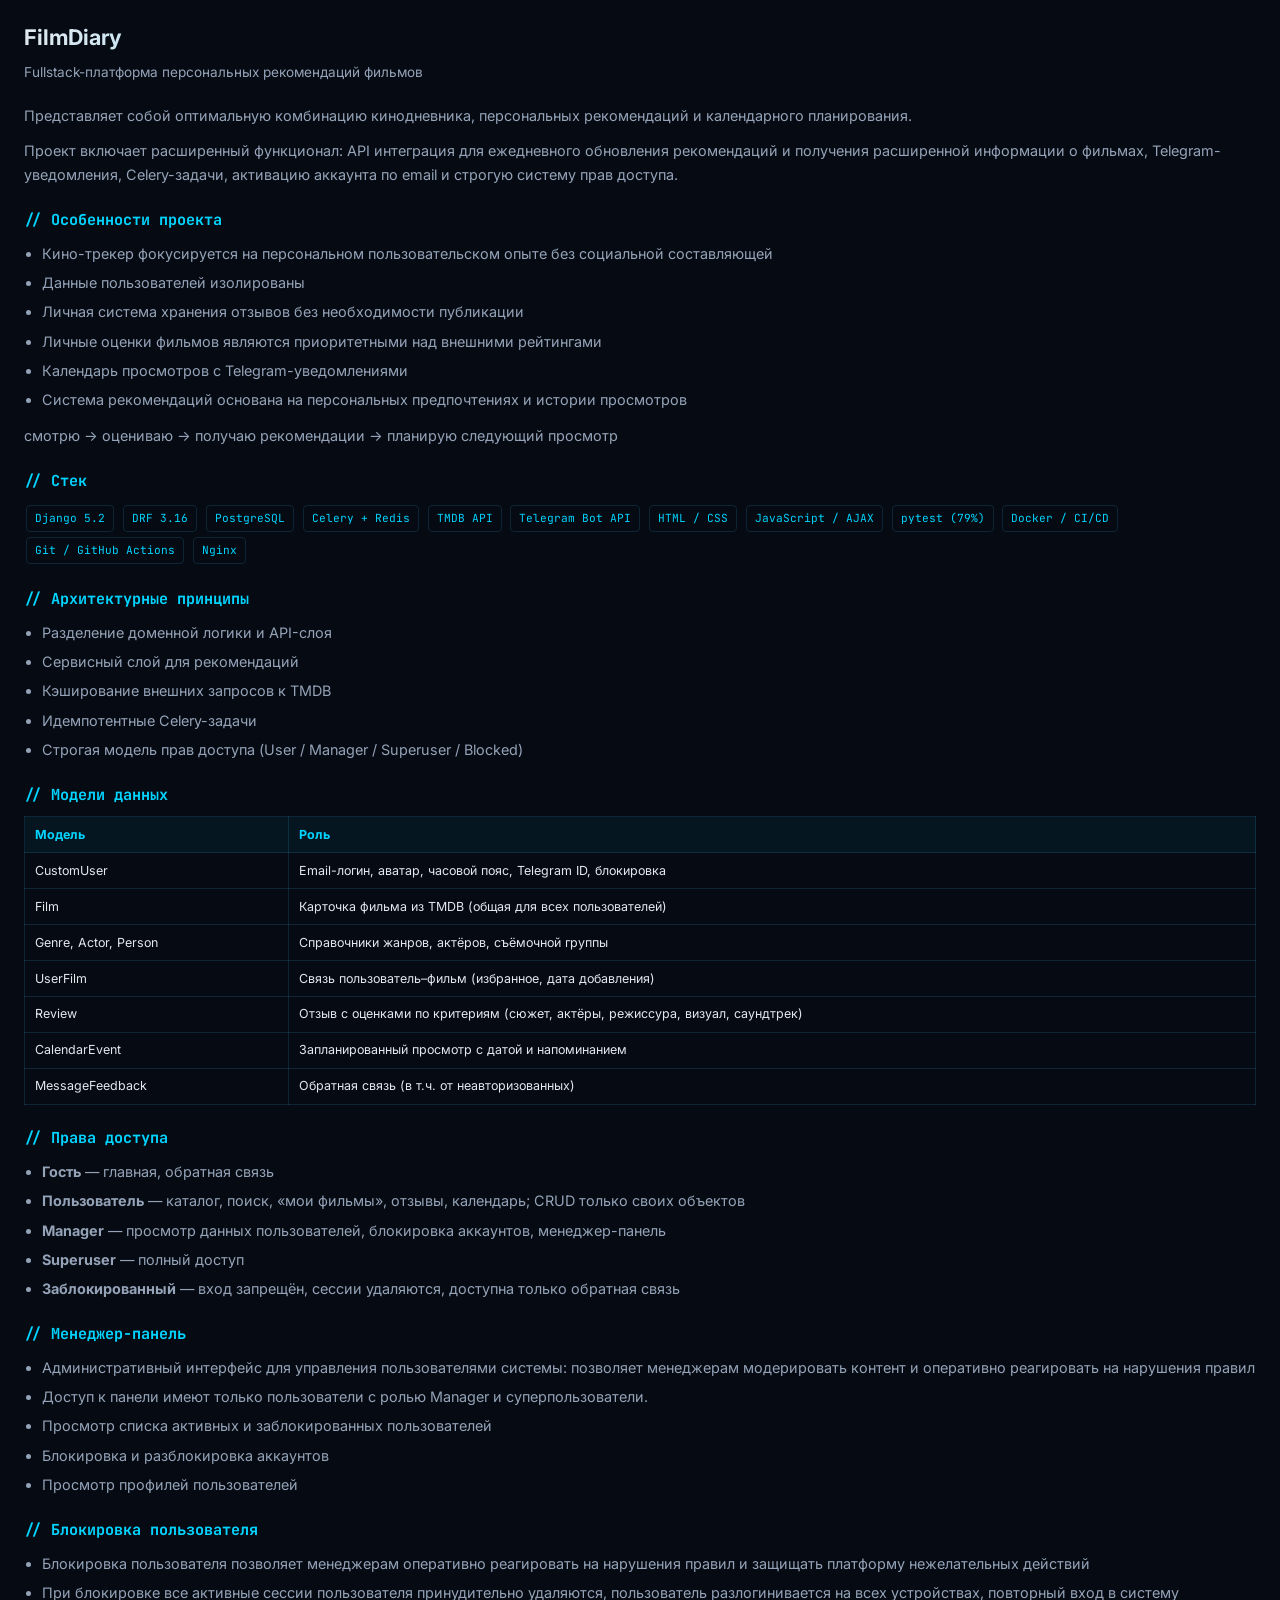
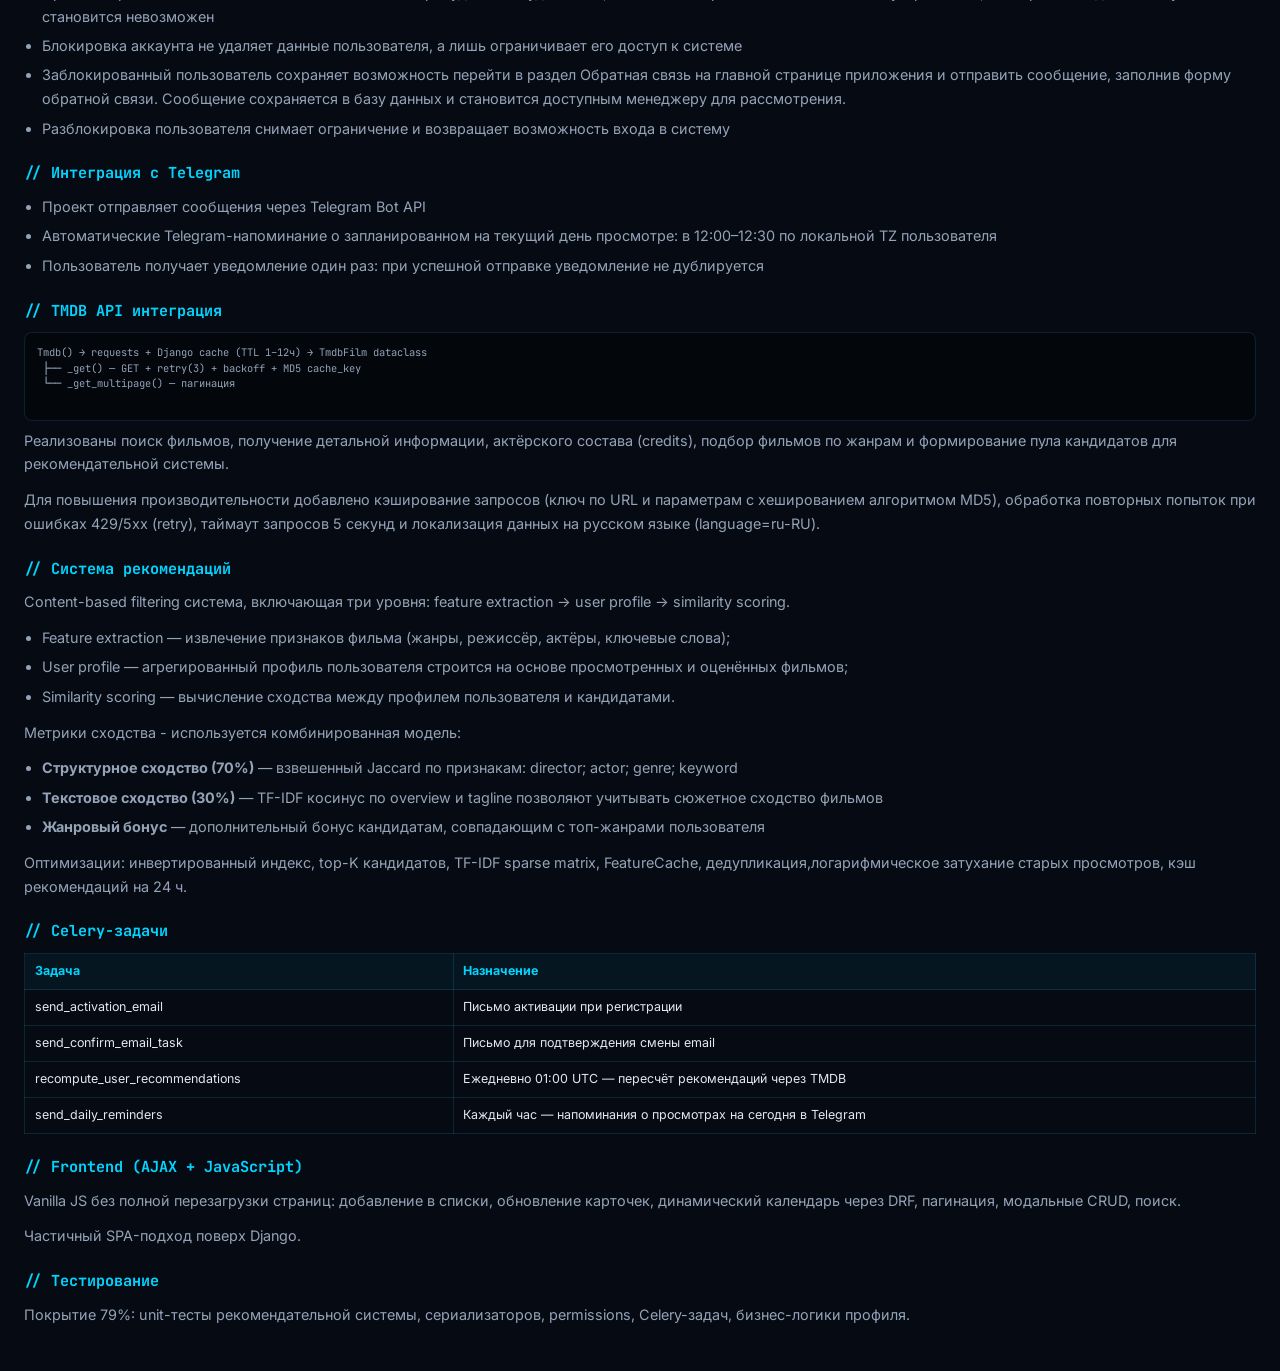
<file: static/projects/film-diary-overview.html>
<!DOCTYPE html>
<html lang="ru">
<head>
    <meta charset="UTF-8">
    <meta name="viewport" content="width=device-width, initial-scale=1.0">
    <title>FilmDiary — обзор</title>
    <link href="https://fonts.googleapis.com/css2?family=Inter:wght@400;500;600&family=JetBrains+Mono:wght@400;500&display=swap" rel="stylesheet">
    <style>
        :root { --bg: #060a12; --text: #e2e8f0; --muted: #94a3b8; --cyan: #00d4ff; --orange: #ff8c00; --border: rgba(56, 189, 248, 0.15); }
        * { box-sizing: border-box; margin: 0; padding: 0; }
        body { font-family: 'Inter', sans-serif; background: var(--bg); color: var(--text); line-height: 1.65; padding: 1.25rem 1.5rem 2rem; font-size: 0.9rem; }
        h1 { font-size: 1.35rem; margin-bottom: 0.35rem; background: linear-gradient(135deg, var(--text), var(--cyan)); -webkit-background-clip: text; -webkit-text-fill-color: transparent; }
        .subtitle { color: var(--muted); margin-bottom: 1.25rem; font-size: 0.85rem; }
        h2 { font-size: 0.95rem; color: var(--cyan); margin: 1.25rem 0 0.6rem; font-family: 'JetBrains Mono', monospace; }
        p { color: var(--muted); margin-bottom: 0.75rem; }
        ul { padding-left: 1.1rem; color: var(--muted); margin-bottom: 0.75rem; }
        li { margin-bottom: 0.35rem; }
        table { width: 100%; border-collapse: collapse; font-size: 0.78rem; margin: 0.5rem 0 1rem; }
        th, td { border: 1px solid var(--border); padding: 0.45rem 0.6rem; text-align: left; vertical-align: top; }
        th { color: var(--cyan); background: rgba(0, 212, 255, 0.06); }
        .tag { display: inline-block; font-family: 'JetBrains Mono', monospace; font-size: 0.7rem; padding: 0.2rem 0.5rem; margin: 0.15rem; border: 1px solid var(--border); border-radius: 4px; color: var(--cyan); }
        pre { font-family: 'JetBrains Mono', monospace; font-size: 0.65rem; background: rgba(0, 0, 0, 0.35); border: 1px solid var(--border); border-radius: 8px; padding: 0.75rem; overflow-x: auto; color: var(--muted); line-height: 1.5; margin: 0.5rem 0; }
    </style>
</head>
<body>
    <h1>FilmDiary</h1>
    <p class="subtitle">Fullstack-платформа персональных рекомендаций фильмов</p>

    <p>Представляет собой оптимальную комбинацию кинодневника, персональных рекомендаций и календарного планирования.</p>
    <p>Проект включает расширенный функционал: API интеграция для ежедневного обновления рекомендаций и получения расширенной информации о фильмах, Telegram-уведомления, Celery-задачи, активацию аккаунта по email и строгую систему прав доступа.</p>

    <h2>// Особенности проекта</h2>
    <ul>
        <li>Кино-трекер фокусируется на персональном пользовательском опыте без социальной составляющей</li>
        <li>Данные пользователей изолированы</li>
        <li>Личная система хранения отзывов без необходимости публикации</li>
        <li>Личные оценки фильмов являются приоритетными над внешними рейтингами</li>
        <li>Календарь просмотров с Telegram-уведомлениями</li>
        <li>Система рекомендаций основана на персональных предпочтениях и истории просмотров</li>
    </ul>

    <p>смотрю → оцениваю → получаю рекомендации → планирую следующий просмотр</p>

    <h2>// Стек</h2>
    <div>
        <span class="tag">Django 5.2</span>
        <span class="tag">DRF 3.16</span>
        <span class="tag">PostgreSQL</span>
        <span class="tag">Celery + Redis</span>
        <span class="tag">TMDB API</span>
        <span class="tag">Telegram Bot API</span>
        <span class="tag">HTML / CSS</span>
        <span class="tag">JavaScript / AJAX</span>
        <span class="tag">pytest (79%)</span>
        <span class="tag">Docker / CI/CD</span>
        <span class="tag">Git / GitHub Actions</span>
        <span class="tag">Nginx</span>
    </div>

    <h2>// Архитектурные принципы</h2>
    <ul>
        <li>Разделение доменной логики и API-слоя</li>
        <li>Сервисный слой для рекомендаций</li>
        <li>Кэширование внешних запросов к TMDB</li>
        <li>Идемпотентные Celery-задачи</li>
        <li>Строгая модель прав доступа (User / Manager / Superuser / Blocked)</li>
    </ul>

    <h2>// Модели данных</h2>
    <table>
        <tr><th>Модель</th><th>Роль</th></tr>
        <tr><td>CustomUser</td><td>Email-логин, аватар, часовой пояс, Telegram ID, блокировка</td></tr>
        <tr><td>Film</td><td>Карточка фильма из TMDB (общая для всех пользователей)</td></tr>
        <tr><td>Genre, Actor, Person</td><td>Справочники жанров, актёров, съёмочной группы</td></tr>
        <tr><td>UserFilm</td><td>Связь пользователь–фильм (избранное, дата добавления)</td></tr>
        <tr><td>Review</td><td>Отзыв с оценками по критериям (сюжет, актёры, режиссура, визуал, саундтрек)</td></tr>
        <tr><td>CalendarEvent</td><td>Запланированный просмотр с датой и напоминанием</td></tr>
        <tr><td>MessageFeedback</td><td>Обратная связь (в т.ч. от неавторизованных)</td></tr>
    </table>

    <h2>// Права доступа</h2>
    <ul>
        <li><strong>Гость</strong> — главная, обратная связь</li>
        <li><strong>Пользователь</strong> — каталог, поиск, «мои фильмы», отзывы, календарь; CRUD только своих объектов</li>
        <li><strong>Manager</strong> — просмотр данных пользователей, блокировка аккаунтов, менеджер-панель</li>
        <li><strong>Superuser</strong> — полный доступ</li>
        <li><strong>Заблокированный</strong> — вход запрещён, сессии удаляются, доступна только обратная связь</li>
    </ul>

    <h2>// Менеджер-панель</h2>
    <ul>
        <li>Административный интерфейс для управления пользователями системы: позволяет менеджерам модерировать контент и оперативно реагировать на нарушения правил</li>
        <li>Доступ к панели имеют только пользователи с ролью Manager и суперпользователи.</li>
        <li>Просмотр списка активных и заблокированных пользователей</li>
        <li>Блокировка и разблокировка аккаунтов</li>
        <li>Просмотр профилей пользователей</li>
    </ul>

    <h2>// Блокировка пользователя</h2>
    <ul>
        <li>Блокировка пользователя позволяет менеджерам оперативно реагировать на нарушения правил и защищать платформу нежелательных действий</li>
        <li>При блокировке все активные сессии пользователя принудительно удаляются, пользователь разлогинивается на всех устройствах, повторный вход в систему становится невозможен</li>
        <li>Блокировка аккаунта не удаляет данные пользователя, а лишь ограничивает его доступ к системе</li>
        <li>Заблокированный пользователь сохраняет возможность перейти в раздел Обратная связь на главной странице приложения и отправить сообщение, заполнив форму обратной связи. Сообщение сохраняется в базу данных и становится доступным менеджеру для рассмотрения.</li>
        <li>Разблокировка пользователя снимает ограничение и возвращает возможность входа в систему</li>
    </ul>

    <h2>// Интеграция с Telegram</h2>
    <ul>
        <li>Проект отправляет сообщения через Telegram Bot API</li>
        <li>Автоматические Telegram-напоминание о запланированном на текущий день просмотре: в 12:00–12:30 по локальной TZ пользователя</li>
        <li>Пользователь получает уведомление один раз: при успешной отправке уведомление не дублируется</li>
    </ul>

    <h2>// TMDB API интеграция</h2>
    <pre>
Tmdb() → requests + Django cache (TTL 1–12ч) → TmdbFilm dataclass
 ├── _get() — GET + retry(3) + backoff + MD5 cache_key
 └── _get_multipage() — пагинация
    </pre>
    <p>Реализованы поиск фильмов, получение детальной информации, актёрского состава (credits), подбор фильмов по жанрам и формирование пула кандидатов для рекомендательной системы.</p>
    <p>Для повышения производительности добавлено кэширование запросов (ключ по URL и параметрам с хешированием алгоритмом MD5), обработка повторных попыток при ошибках 429/5xx (retry), таймаут запросов 5 секунд и локализация данных на русском языке (language=ru-RU).</p>

    <h2>// Система рекомендаций</h2>
    <p>Content-based filtering система, включающая три уровня: feature extraction → user profile → similarity scoring.</p>
    <ul>
        <li>Feature extraction — извлечение признаков фильма (жанры, режиссёр, актёры, ключевые слова);</li>
        <li>User profile — агрегированный профиль пользователя строится на основе просмотренных и оценённых фильмов;</li>
        <li>Similarity scoring — вычисление сходства между профилем пользователя и кандидатами.</li>
    </ul>
    
    <p>Метрики сходства - используется комбинированная модель:</p>
    <ul>
        <li><strong>Структурное сходство (70%)</strong> — взвешенный Jaccard по признакам: director; actor; genre; keyword</li>
        <li><strong>Текстовое сходство (30%)</strong> — TF-IDF косинус по overview и tagline позволяют учитывать сюжетное сходство фильмов</li>
        <li><strong>Жанровый бонус</strong> — дополнительный бонус кандидатам, совпадающим с топ-жанрами пользователя</li>
    </ul>
    <p>Оптимизации: инвертированный индекс, top-K кандидатов, TF-IDF sparse matrix, FeatureCache, дедупликация,логарифмическое затухание старых просмотров, кэш рекомендаций на 24 ч.</p>

    <h2>// Celery-задачи</h2>
    <table>
        <tr><th>Задача</th><th>Назначение</th></tr>
        <tr><td>send_activation_email</td><td>Письмо активации при регистрации</td></tr>
        <tr><td>send_confirm_email_task</td><td>Письмо для подтверждения смены email</td></tr>
        <tr><td>recompute_user_recommendations</td><td>Ежедневно 01:00 UTC — пересчёт рекомендаций через TMDB</td></tr>
        <tr><td>send_daily_reminders</td><td>Каждый час — напоминания о просмотрах на сегодня в Telegram</td></tr>
    </table>

    <h2>// Frontend (AJAX + JavaScript)</h2>
    <p>Vanilla JS без полной перезагрузки страниц: добавление в списки, обновление карточек, динамический календарь через DRF, пагинация, модальные CRUD, поиск.</p>
    <p>Частичный SPA-подход поверх Django.</p>

    <h2>// Тестирование</h2>
    <p>Покрытие 79%: unit-тесты рекомендательной системы, сериализаторов, permissions, Celery-задач, бизнес-логики профиля.</p>
</body>
</html>
</file>
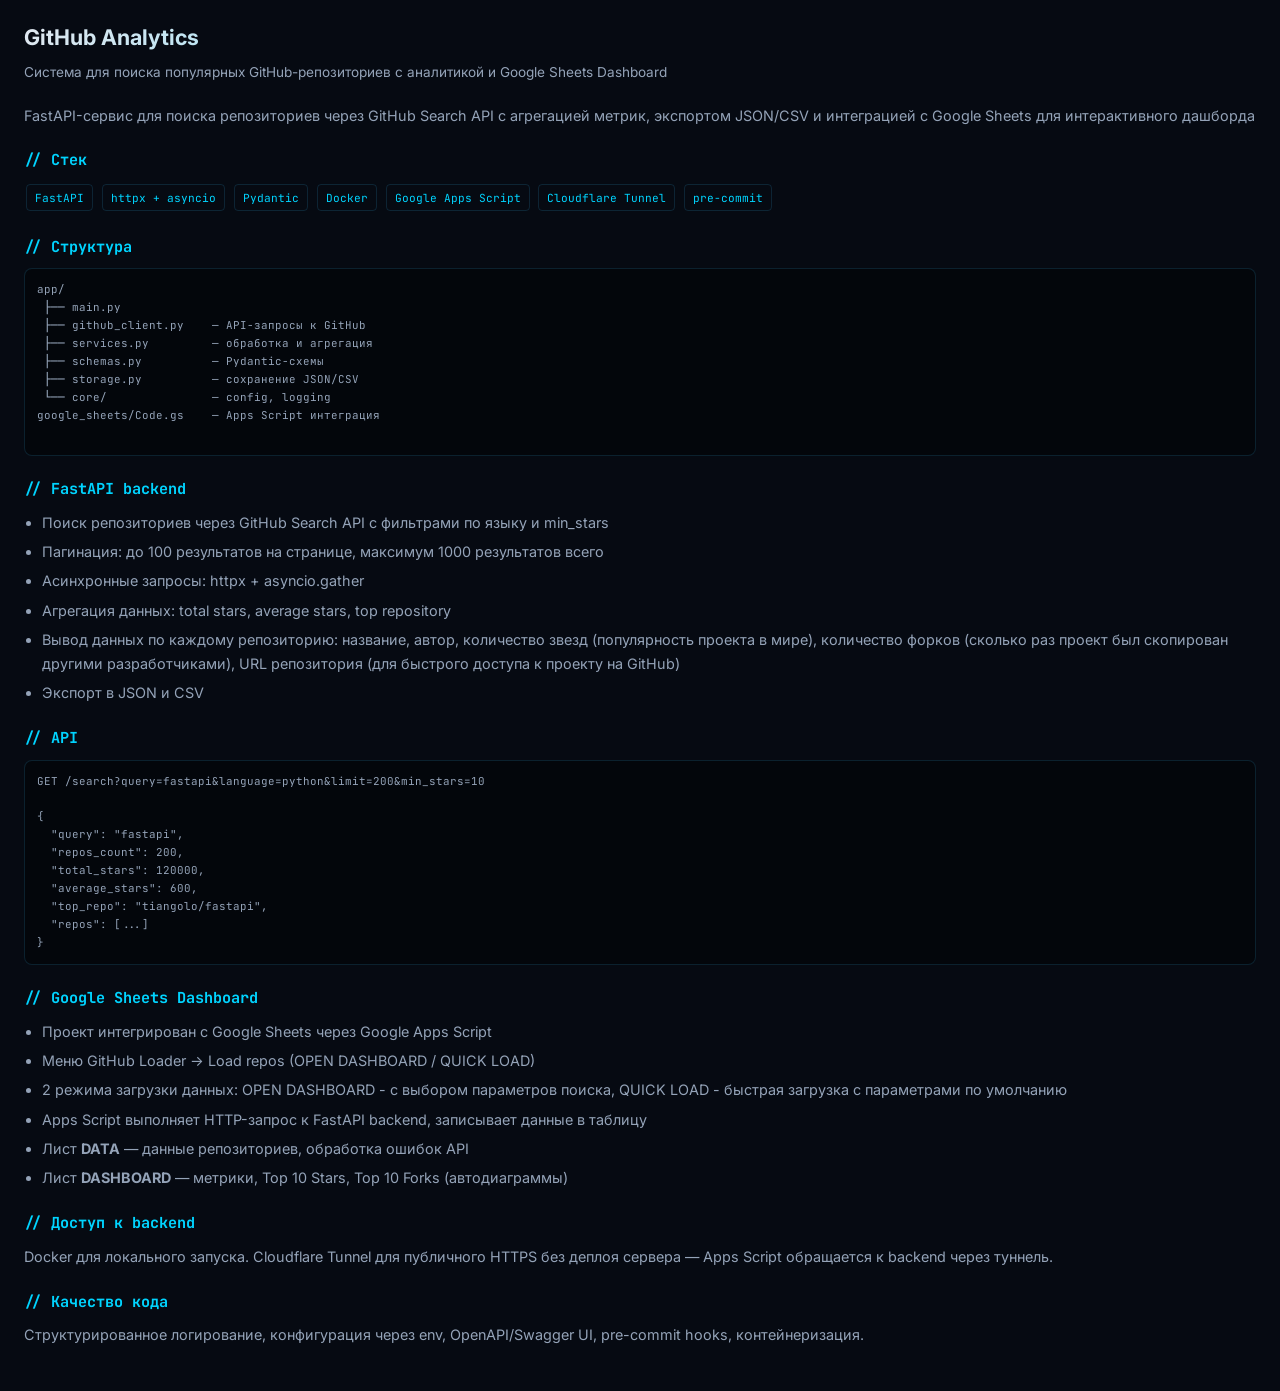
<file: static/projects/github-analytics-overview.html>
<!DOCTYPE html>
<html lang="ru">
<head>
    <meta charset="UTF-8">
    <meta name="viewport" content="width=device-width, initial-scale=1.0">
    <title>GitHub Analytics — обзор</title>
    <link href="https://fonts.googleapis.com/css2?family=Inter:wght@400;500;600&family=JetBrains+Mono:wght@400;500&display=swap" rel="stylesheet">
    <style>
        :root { --bg: #060a12; --text: #e2e8f0; --muted: #94a3b8; --cyan: #00d4ff; --orange: #ff8c00; --border: rgba(56, 189, 248, 0.15); }
        * { box-sizing: border-box; margin: 0; padding: 0; }
        body { font-family: 'Inter', sans-serif; background: var(--bg); color: var(--text); line-height: 1.65; padding: 1.25rem 1.5rem 2rem; font-size: 0.9rem; }
        h1 { font-size: 1.35rem; margin-bottom: 0.35rem; background: linear-gradient(135deg, var(--text), var(--cyan)); -webkit-background-clip: text; -webkit-text-fill-color: transparent; }
        .subtitle { color: var(--muted); margin-bottom: 1.25rem; font-size: 0.85rem; }
        h2 { font-size: 0.95rem; color: var(--cyan); margin: 1.25rem 0 0.6rem; font-family: 'JetBrains Mono', monospace; }
        p { color: var(--muted); margin-bottom: 0.75rem; }
        ul { padding-left: 1.1rem; color: var(--muted); margin-bottom: 0.75rem; }
        li { margin-bottom: 0.35rem; }
        table { width: 100%; border-collapse: collapse; font-size: 0.78rem; margin: 0.5rem 0 1rem; }
        th, td { border: 1px solid var(--border); padding: 0.45rem 0.6rem; text-align: left; vertical-align: top; }
        th { color: var(--cyan); background: rgba(0, 212, 255, 0.06); }
        .tag { display: inline-block; font-family: 'JetBrains Mono', monospace; font-size: 0.7rem; padding: 0.2rem 0.5rem; margin: 0.15rem; border: 1px solid var(--border); border-radius: 4px; color: var(--cyan); }
        pre { font-family: 'JetBrains Mono', monospace; font-size: 0.68rem; background: rgba(0, 0, 0, 0.35); border: 1px solid var(--border); border-radius: 8px; padding: 0.75rem; color: var(--muted); margin: 0.5rem 0; }
    </style>
</head>
<body>
    <h1>GitHub Analytics</h1>
    <p class="subtitle">Система для поиска популярных GitHub-репозиториев с аналитикой и Google Sheets Dashboard</p>

    <p>FastAPI-сервис для поиска репозиториев через GitHub Search API с агрегацией метрик, экспортом JSON/CSV и интеграцией с Google Sheets для интерактивного дашборда</p>

    <h2>// Стек</h2>
    <div>
        <span class="tag">FastAPI</span>
        <span class="tag">httpx + asyncio</span>
        <span class="tag">Pydantic</span>
        <span class="tag">Docker</span>
        <span class="tag">Google Apps Script</span>
        <span class="tag">Cloudflare Tunnel</span>
        <span class="tag">pre-commit</span>
    </div>

    <h2>// Структура</h2>
    <pre>
app/
 ├── main.py
 ├── github_client.py    — API-запросы к GitHub
 ├── services.py         — обработка и агрегация
 ├── schemas.py          — Pydantic-схемы
 ├── storage.py          — сохранение JSON/CSV
 └── core/               — config, logging
google_sheets/Code.gs    — Apps Script интеграция
    </pre>

    <h2>// FastAPI backend</h2>
    <ul>
        <li>Поиск репозиториев через GitHub Search API с фильтрами по языку и min_stars</li>
        <li>Пагинация: до 100 результатов на странице, максимум 1000 результатов всего</li>
        <li>Асинхронные запросы: httpx + asyncio.gather</li>
        <li>Агрегация данных: total stars, average stars, top repository</li>
        <li>Вывод данных по каждому репозиторию: название, автор, количество звезд (популярность проекта в мире), количество форков (сколько раз проект был скопирован другими разработчиками), URL репозитория (для быстрого доступа к проекту на GitHub)</li>
        <li>Экспорт в JSON и CSV</li>
    </ul>

    <h2>// API</h2>
    <pre>GET /search?query=fastapi&language=python&limit=200&min_stars=10

{
  "query": "fastapi",
  "repos_count": 200,
  "total_stars": 120000,
  "average_stars": 600,
  "top_repo": "tiangolo/fastapi",
  "repos": [...]
}</pre>

    <h2>// Google Sheets Dashboard</h2>
    <ul>
        <li>Проект интегрирован с Google Sheets через Google Apps Script</li>
        <li>Меню GitHub Loader → Load repos (OPEN DASHBOARD / QUICK LOAD)</li>
        <li>2 режима загрузки данных: OPEN DASHBOARD - с выбором параметров поиска, QUICK LOAD - быстрая загрузка с параметрами по умолчанию</li>
        <li>Apps Script выполняет HTTP-запрос к FastAPI backend, записывает данные в таблицу</li>
        <li>Лист <strong>DATA</strong> — данные репозиториев, обработка ошибок API</li>
        <li>Лист <strong>DASHBOARD</strong> — метрики, Top 10 Stars, Top 10 Forks (автодиаграммы)</li>
    </ul>

    <h2>// Доступ к backend</h2>
    <p>Docker для локального запуска. Cloudflare Tunnel для публичного HTTPS без деплоя сервера — Apps Script обращается к backend через туннель.</p>

    <h2>// Качество кода</h2>
    <p>Структурированное логирование, конфигурация через env, OpenAPI/Swagger UI, pre-commit hooks, контейнеризация.</p>
</body>
</html>
</file>
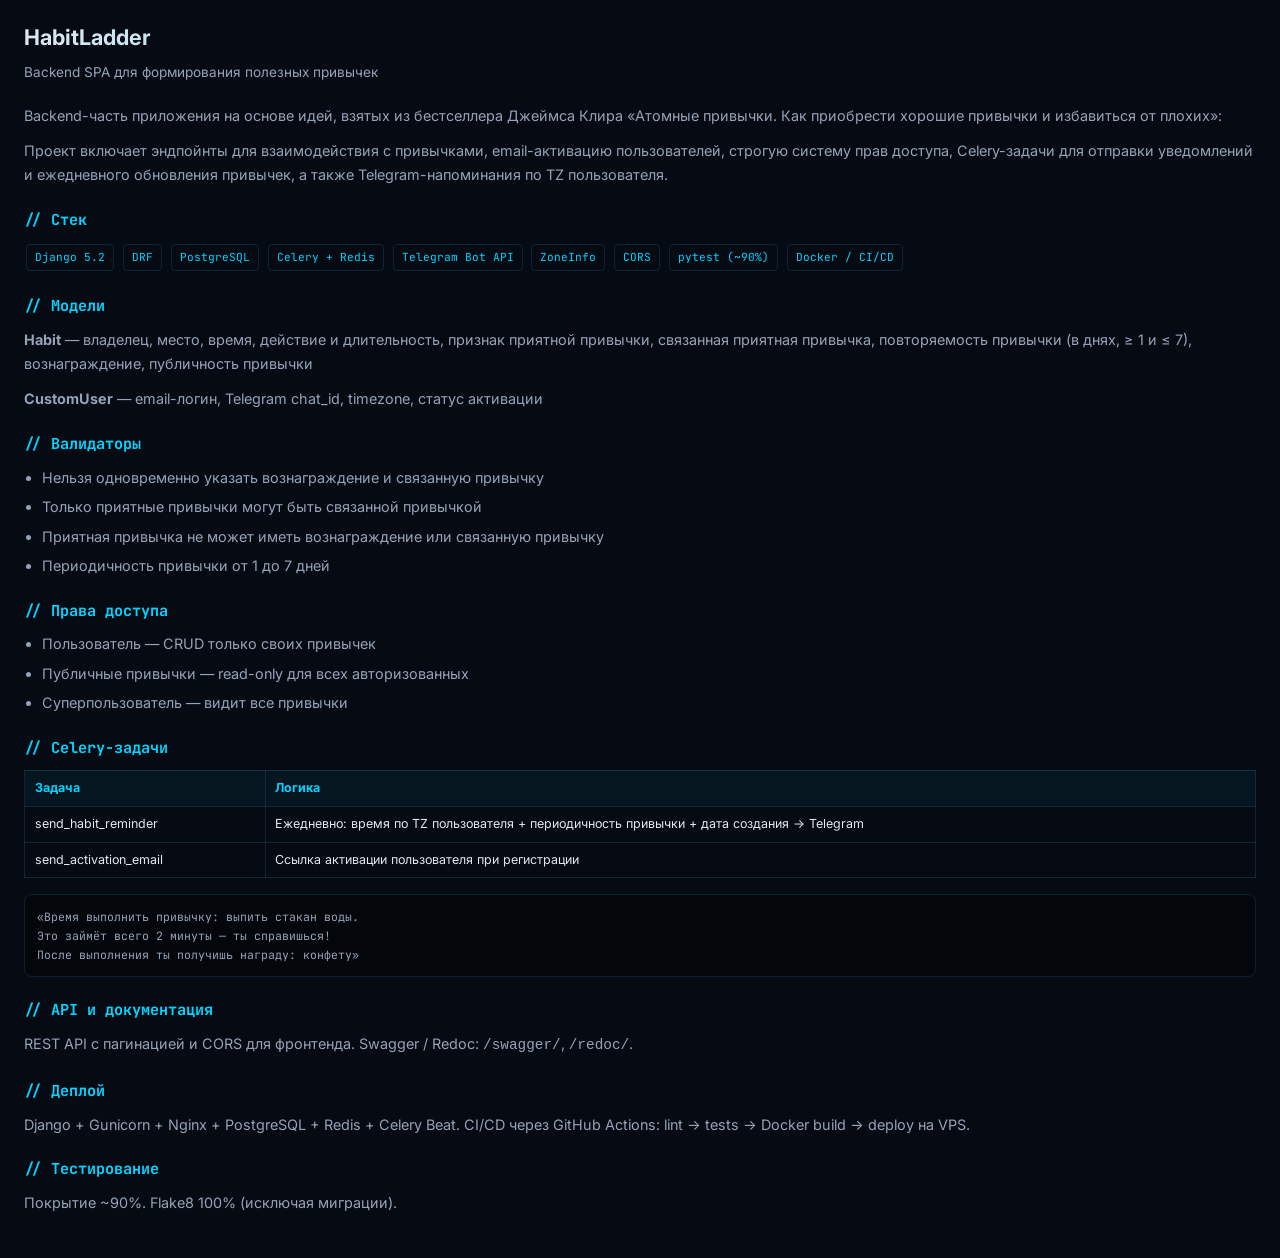
<file: static/projects/habit-ladder-overview.html>
<!DOCTYPE html>
<html lang="ru">
<head>
    <meta charset="UTF-8">
    <meta name="viewport" content="width=device-width, initial-scale=1.0">
    <title>HabitLadder — обзор</title>
    <link href="https://fonts.googleapis.com/css2?family=Inter:wght@400;500;600&family=JetBrains+Mono:wght@400;500&display=swap" rel="stylesheet">
    <style>
        :root { --bg: #060a12; --text: #e2e8f0; --muted: #94a3b8; --cyan: #00d4ff; --orange: #ff8c00; --border: rgba(56, 189, 248, 0.15); }
        * { box-sizing: border-box; margin: 0; padding: 0; }
        body { font-family: 'Inter', sans-serif; background: var(--bg); color: var(--text); line-height: 1.65; padding: 1.25rem 1.5rem 2rem; font-size: 0.9rem; }
        h1 { font-size: 1.35rem; margin-bottom: 0.35rem; background: linear-gradient(135deg, var(--text), var(--cyan)); -webkit-background-clip: text; -webkit-text-fill-color: transparent; }
        .subtitle { color: var(--muted); margin-bottom: 1.25rem; font-size: 0.85rem; }
        h2 { font-size: 0.95rem; color: var(--cyan); margin: 1.25rem 0 0.6rem; font-family: 'JetBrains Mono', monospace; }
        p { color: var(--muted); margin-bottom: 0.75rem; }
        ul { padding-left: 1.1rem; color: var(--muted); margin-bottom: 0.75rem; }
        li { margin-bottom: 0.35rem; }
        table { width: 100%; border-collapse: collapse; font-size: 0.78rem; margin: 0.5rem 0 1rem; }
        th, td { border: 1px solid var(--border); padding: 0.45rem 0.6rem; text-align: left; vertical-align: top; }
        th { color: var(--cyan); background: rgba(0, 212, 255, 0.06); }
        .tag { display: inline-block; font-family: 'JetBrains Mono', monospace; font-size: 0.7rem; padding: 0.2rem 0.5rem; margin: 0.15rem; border: 1px solid var(--border); border-radius: 4px; color: var(--cyan); }
        pre { font-family: 'JetBrains Mono', monospace; font-size: 0.72rem; background: rgba(0, 0, 0, 0.35); border: 1px solid var(--border); border-radius: 8px; padding: 0.75rem; color: var(--muted); margin: 0.5rem 0; }
    </style>
</head>
<body>
    <h1>HabitLadder</h1>
    <p class="subtitle">Backend SPA для формирования полезных привычек</p>

    <p>Backend-часть приложения на основе идей, взятых из бестселлера Джеймса Клира «Атомные привычки. Как приобрести хорошие привычки и избавиться от плохих»:</p>
    <p>Проект включает эндпойнты для взаимодействия с привычками, email-активацию пользователей, строгую систему прав доступа, Celery-задачи для отправки уведомлений и ежедневного обновления привычек, а также Telegram-напоминания по TZ пользователя.</p>

    <h2>// Стек</h2>
    <div>
        <span class="tag">Django 5.2</span>
        <span class="tag">DRF</span>
        <span class="tag">PostgreSQL</span>
        <span class="tag">Celery + Redis</span>
        <span class="tag">Telegram Bot API</span>
        <span class="tag">ZoneInfo</span>
        <span class="tag">CORS</span>
        <span class="tag">pytest (~90%)</span>
        <span class="tag">Docker / CI/CD</span>
    </div>

    <h2>// Модели</h2>
    <p><strong>Habit</strong> — владелец, место, время, действие и длительность, признак приятной привычки, связанная приятная привычка, повторяемость привычки (в днях, ≥ 1 и ≤ 7), вознаграждение, публичность привычки</p>
    <p><strong>CustomUser</strong> — email-логин, Telegram chat_id, timezone, статус активации</p>

    <h2>// Валидаторы</h2>
    <ul>
        <li>Нельзя одновременно указать вознаграждение и связанную привычку</li>
        <li>Только приятные привычки могут быть связанной привычкой</li>
        <li>Приятная привычка не может иметь вознаграждение или связанную привычку</li>
        <li>Периодичность привычки от 1 до 7 дней</li>
    </ul>

    <h2>// Права доступа</h2>
    <ul>
        <li>Пользователь — CRUD только своих привычек</li>
        <li>Публичные привычки — read-only для всех авторизованных</li>
        <li>Суперпользователь — видит все привычки</li>
    </ul>

    <h2>// Celery-задачи</h2>
    <table>
        <tr><th>Задача</th><th>Логика</th></tr>
        <tr><td>send_habit_reminder</td><td>Ежедневно: время по TZ пользователя + периодичность привычки + дата создания → Telegram</td></tr>
        <tr><td>send_activation_email</td><td>Ссылка активации пользователя при регистрации</td></tr>
    </table>
    <pre>«Время выполнить привычку: выпить стакан воды.
Это займёт всего 2 минуты — ты справишься!
После выполнения ты получишь награду: конфету»</pre>

    <h2>// API и документация</h2>
    <p>REST API с пагинацией и CORS для фронтенда. Swagger / Redoc: <code>/swagger/</code>, <code>/redoc/</code>.</p>

    <h2>// Деплой</h2>
    <p>Django + Gunicorn + Nginx + PostgreSQL + Redis + Celery Beat. CI/CD через GitHub Actions: lint → tests → Docker build → deploy на VPS.</p>

    <h2>// Тестирование</h2>
    <p>Покрытие ~90%. Flake8 100% (исключая миграции).</p>
</body>
</html>
</file>
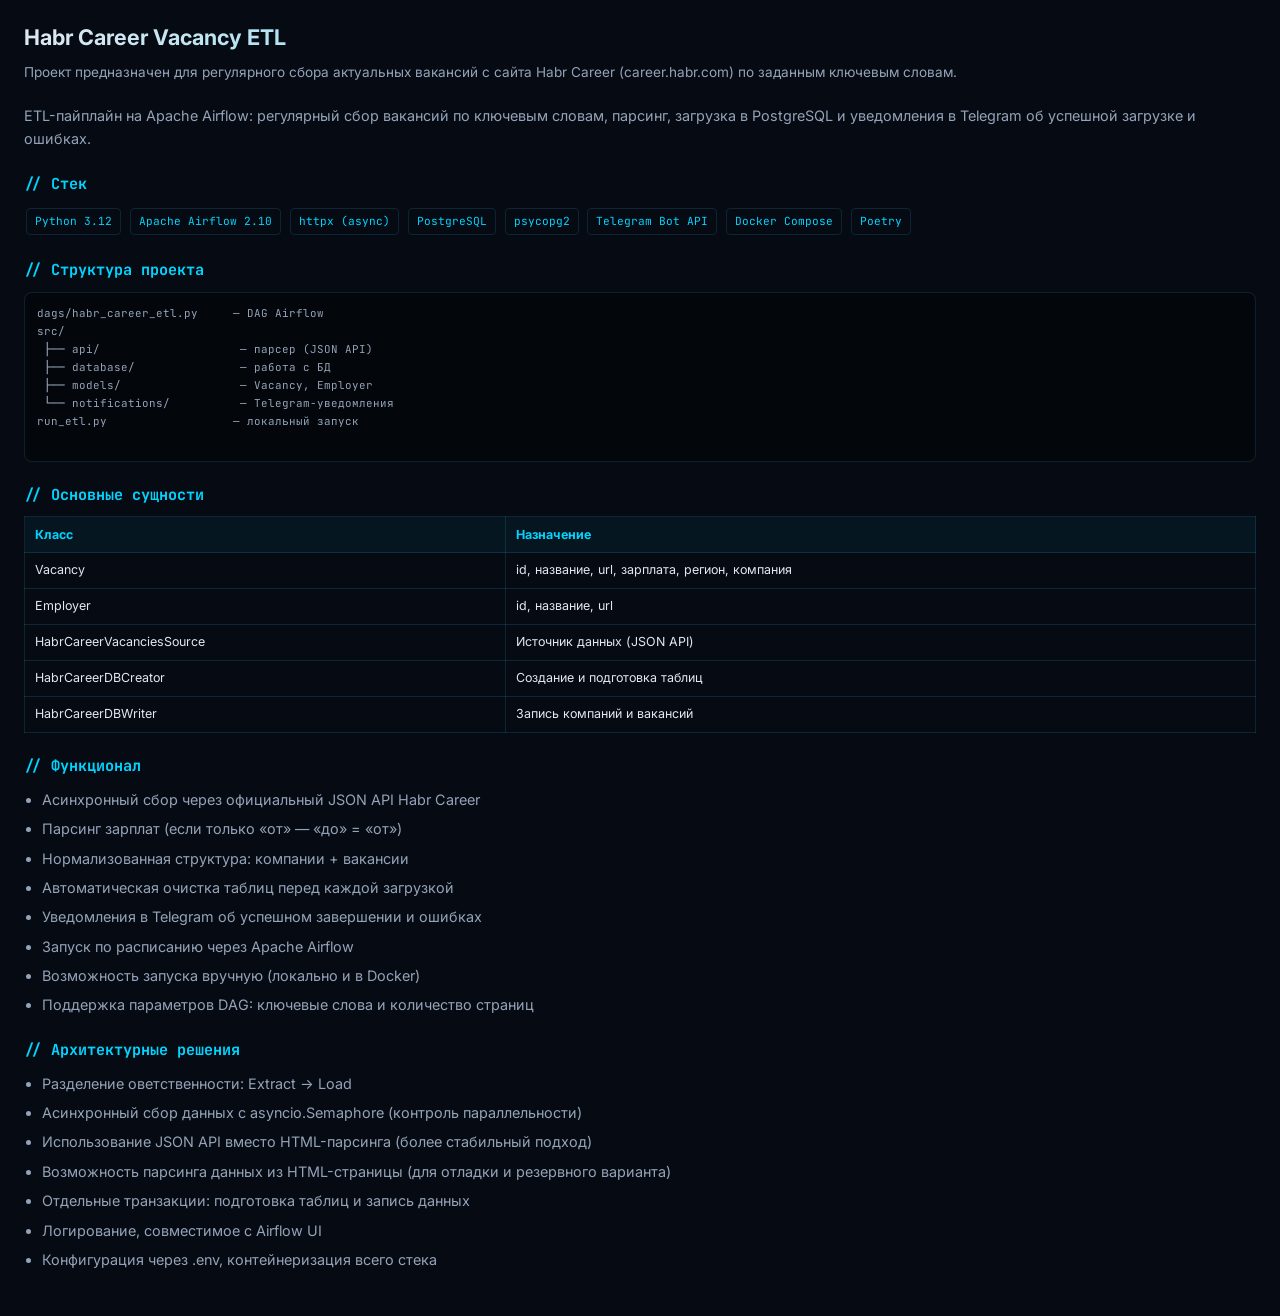
<file: static/projects/habr-career-etl-overview.html>
<!DOCTYPE html>
<html lang="ru">
<head>
    <meta charset="UTF-8">
    <meta name="viewport" content="width=device-width, initial-scale=1.0">
    <title>Habr Career Vacancy ETL — обзор</title>
    <link href="https://fonts.googleapis.com/css2?family=Inter:wght@400;500;600&family=JetBrains+Mono:wght@400;500&display=swap" rel="stylesheet">
    <style>
        :root { --bg: #060a12; --text: #e2e8f0; --muted: #94a3b8; --cyan: #00d4ff; --orange: #ff8c00; --border: rgba(56, 189, 248, 0.15); }
        * { box-sizing: border-box; margin: 0; padding: 0; }
        body { font-family: 'Inter', sans-serif; background: var(--bg); color: var(--text); line-height: 1.65; padding: 1.25rem 1.5rem 2rem; font-size: 0.9rem; }
        h1 { font-size: 1.35rem; margin-bottom: 0.35rem; background: linear-gradient(135deg, var(--text), var(--cyan)); -webkit-background-clip: text; -webkit-text-fill-color: transparent; }
        .subtitle { color: var(--muted); margin-bottom: 1.25rem; font-size: 0.85rem; }
        h2 { font-size: 0.95rem; color: var(--cyan); margin: 1.25rem 0 0.6rem; font-family: 'JetBrains Mono', monospace; }
        p { color: var(--muted); margin-bottom: 0.75rem; }
        ul { padding-left: 1.1rem; color: var(--muted); margin-bottom: 0.75rem; }
        li { margin-bottom: 0.35rem; }
        table { width: 100%; border-collapse: collapse; font-size: 0.78rem; margin: 0.5rem 0 1rem; }
        th, td { border: 1px solid var(--border); padding: 0.45rem 0.6rem; text-align: left; vertical-align: top; }
        th { color: var(--cyan); background: rgba(0, 212, 255, 0.06); }
        .tag { display: inline-block; font-family: 'JetBrains Mono', monospace; font-size: 0.7rem; padding: 0.2rem 0.5rem; margin: 0.15rem; border: 1px solid var(--border); border-radius: 4px; color: var(--cyan); }
        pre { font-family: 'JetBrains Mono', monospace; font-size: 0.68rem; background: rgba(0, 0, 0, 0.35); border: 1px solid var(--border); border-radius: 8px; padding: 0.75rem; color: var(--muted); margin: 0.5rem 0; }
    </style>
</head>
<body>
    <h1>Habr Career Vacancy ETL</h1>
    <p class="subtitle">Проект предназначен для регулярного сбора актуальных вакансий с сайта Habr Career (career.habr.com) по заданным ключевым словам.</p>

    <p>ETL-пайплайн на Apache Airflow: регулярный сбор вакансий по ключевым словам, парсинг, загрузка в PostgreSQL и уведомления в Telegram об успешной загрузке и ошибках.</p>

    <h2>// Стек</h2>
    <div>
        <span class="tag">Python 3.12</span>
        <span class="tag">Apache Airflow 2.10</span>
        <span class="tag">httpx (async)</span>
        <span class="tag">PostgreSQL</span>
        <span class="tag">psycopg2</span>
        <span class="tag">Telegram Bot API</span>
        <span class="tag">Docker Compose</span>
        <span class="tag">Poetry</span>
    </div>

    <h2>// Структура проекта</h2>
    <pre>
dags/habr_career_etl.py     — DAG Airflow
src/
 ├── api/                    — парсер (JSON API)
 ├── database/               — работа с БД
 ├── models/                 — Vacancy, Employer
 └── notifications/          — Telegram-уведомления
run_etl.py                  — локальный запуск
    </pre>

    <h2>// Основные сущности</h2>
    <table>
        <tr><th>Класс</th><th>Назначение</th></tr>
        <tr><td>Vacancy</td><td>id, название, url, зарплата, регион, компания</td></tr>
        <tr><td>Employer</td><td>id, название, url</td></tr>
        <tr><td>HabrCareerVacanciesSource</td><td>Источник данных (JSON API)</td></tr>
        <tr><td>HabrCareerDBCreator</td><td>Создание и подготовка таблиц</td></tr>
        <tr><td>HabrCareerDBWriter</td><td>Запись компаний и вакансий</td></tr>
    </table>

    <h2>// Функционал</h2>
    <ul>
        <li>Асинхронный сбор через официальный JSON API Habr Career</li>
        <li>Парсинг зарплат (если только «от» — «до» = «от»)</li>
        <li>Нормализованная структура: компании + вакансии</li>
        <li>Автоматическая очистка таблиц перед каждой загрузкой</li>
        <li>Уведомления в Telegram об успешном завершении и ошибках</li>
        <li>Запуск по расписанию через Apache Airflow</li>
        <li>Возможность запуска вручную (локально и в Docker)</li>
        <li>Поддержка параметров DAG: ключевые слова и количество страниц</li>
    </ul>

    <h2>// Архитектурные решения</h2>
    <ul>
        <li>Разделение оветственности: Extract → Load</li>
        <li>Асинхронный сбор данных с asyncio.Semaphore (контроль параллельности)</li>
        <li>Использование JSON API вместо HTML-парсинга (более стабильный подход)</li>
        <li>Возможность парсинга данных из HTML-страницы (для отладки и резервного варианта)</li>
        <li>Отдельные транзакции: подготовка таблиц и запись данных</li>
        <li>Логирование, совместимое с Airflow UI</li>
        <li>Конфигурация через .env, контейнеризация всего стека</li>
    </ul>
</body>
</html>
</file>
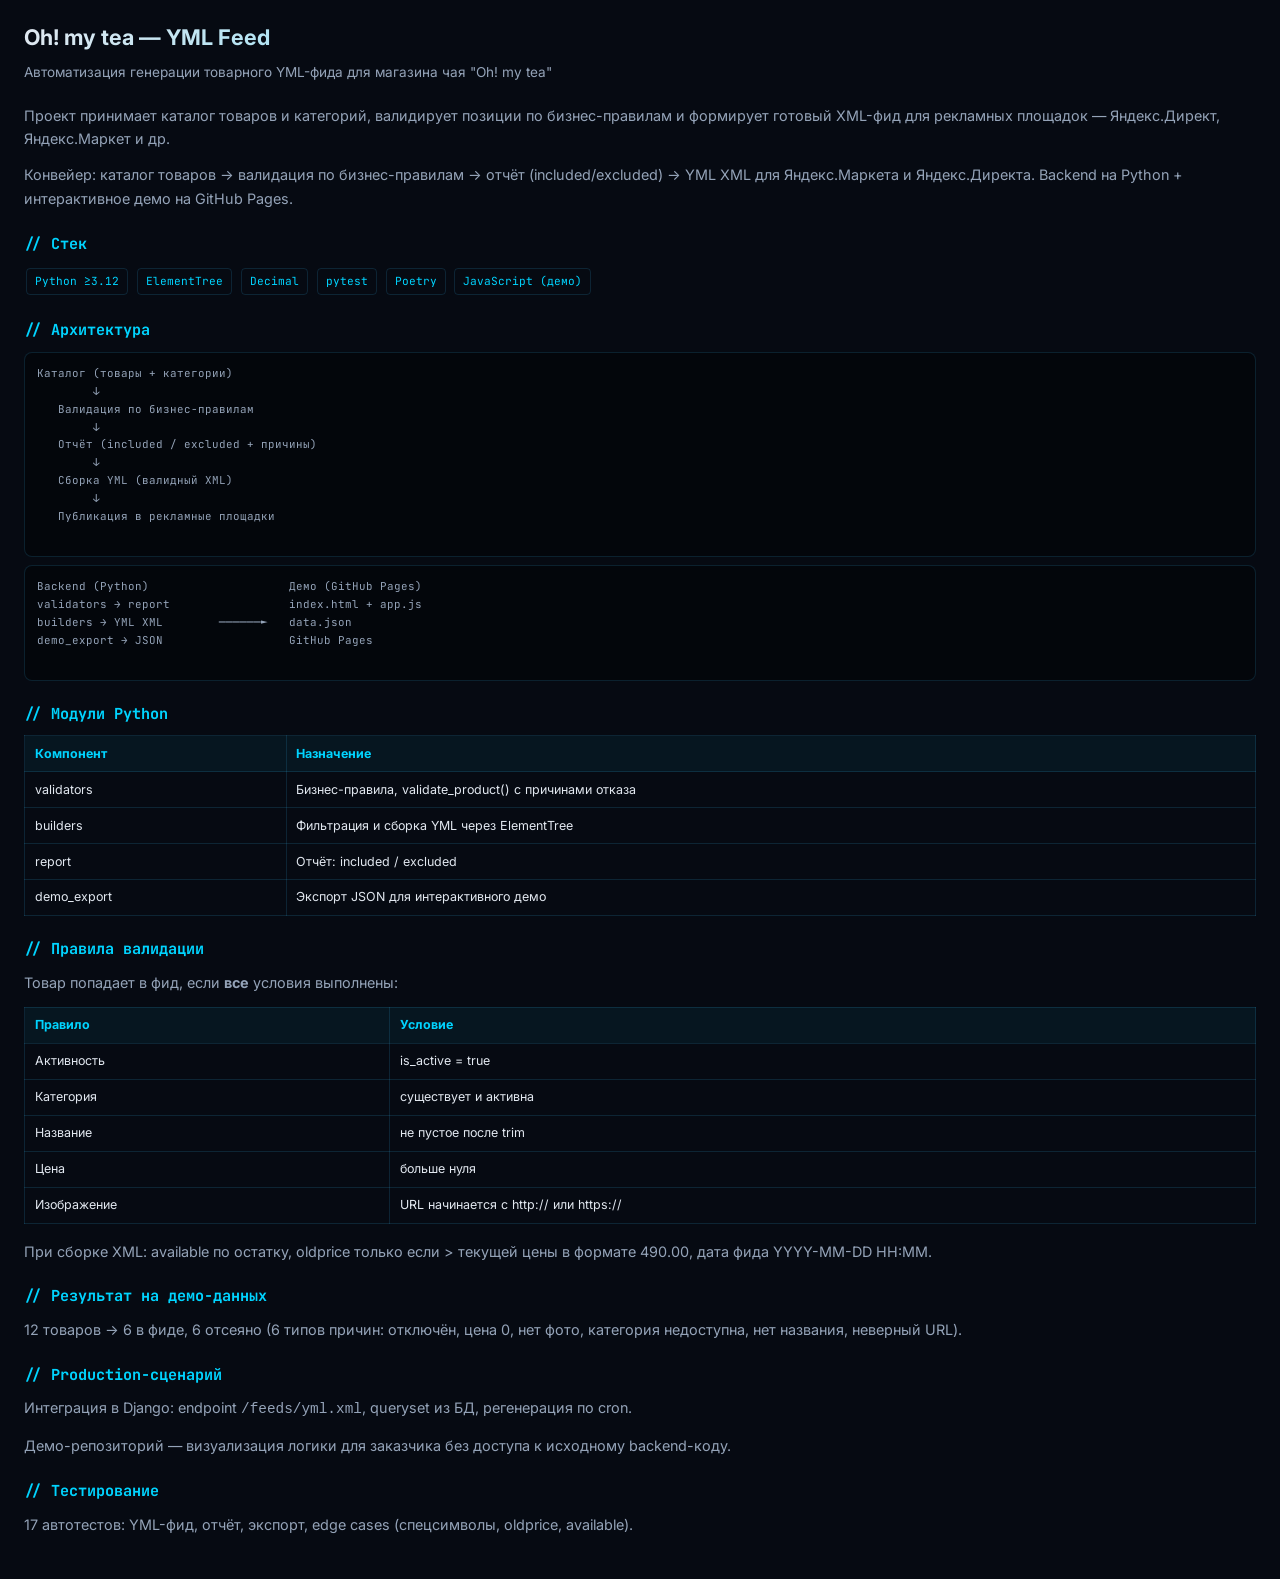
<file: static/projects/oh-my-tea-overview.html>
<!DOCTYPE html>
<html lang="ru">
<head>
    <meta charset="UTF-8">
    <meta name="viewport" content="width=device-width, initial-scale=1.0">
    <title>Oh! my tea — обзор</title>
    <link href="https://fonts.googleapis.com/css2?family=Inter:wght@400;500;600&family=JetBrains+Mono:wght@400;500&display=swap" rel="stylesheet">
    <style>
        :root { --bg: #060a12; --text: #e2e8f0; --muted: #94a3b8; --cyan: #00d4ff; --orange: #ff8c00; --border: rgba(56, 189, 248, 0.15); }
        * { box-sizing: border-box; margin: 0; padding: 0; }
        body { font-family: 'Inter', sans-serif; background: var(--bg); color: var(--text); line-height: 1.65; padding: 1.25rem 1.5rem 2rem; font-size: 0.9rem; }
        h1 { font-size: 1.35rem; margin-bottom: 0.35rem; background: linear-gradient(135deg, var(--text), var(--cyan)); -webkit-background-clip: text; -webkit-text-fill-color: transparent; }
        .subtitle { color: var(--muted); margin-bottom: 1.25rem; font-size: 0.85rem; }
        h2 { font-size: 0.95rem; color: var(--cyan); margin: 1.25rem 0 0.6rem; font-family: 'JetBrains Mono', monospace; }
        p { color: var(--muted); margin-bottom: 0.75rem; }
        ul { padding-left: 1.1rem; color: var(--muted); margin-bottom: 0.75rem; }
        li { margin-bottom: 0.35rem; }
        table { width: 100%; border-collapse: collapse; font-size: 0.78rem; margin: 0.5rem 0 1rem; }
        th, td { border: 1px solid var(--border); padding: 0.45rem 0.6rem; text-align: left; vertical-align: top; }
        th { color: var(--cyan); background: rgba(0, 212, 255, 0.06); }
        .tag { display: inline-block; font-family: 'JetBrains Mono', monospace; font-size: 0.7rem; padding: 0.2rem 0.5rem; margin: 0.15rem; border: 1px solid var(--border); border-radius: 4px; color: var(--cyan); }
        pre { font-family: 'JetBrains Mono', monospace; font-size: 0.68rem; background: rgba(0, 0, 0, 0.35); border: 1px solid var(--border); border-radius: 8px; padding: 0.75rem; color: var(--muted); margin: 0.5rem 0; }
    </style>
</head>
<body>
    <h1>Oh! my tea — YML Feed</h1>
    <p class="subtitle">Автоматизация генерации товарного YML-фида для магазина чая "Oh! my tea"</p>

    <p>Проект принимает каталог товаров и категорий, валидирует позиции по бизнес-правилам и формирует готовый XML-фид для рекламных площадок — Яндекс.Директ, Яндекс.Маркет и др.</p>
    <p>Конвейер: каталог товаров → валидация по бизнес-правилам → отчёт (included/excluded) → YML XML для Яндекс.Маркета и Яндекс.Директа. Backend на Python + интерактивное демо на GitHub Pages.</p>

    <h2>// Стек</h2>
    <div>
        <span class="tag">Python ≥3.12</span>
        <span class="tag">ElementTree</span>
        <span class="tag">Decimal</span>
        <span class="tag">pytest</span>
        <span class="tag">Poetry</span>
        <span class="tag">JavaScript (демо)</span>
    </div>

    <h2>// Архитектура</h2>
    <pre>
Каталог (товары + категории)
        ↓
   Валидация по бизнес-правилам
        ↓
   Отчёт (included / excluded + причины)
        ↓
   Сборка YML (валидный XML)
        ↓
   Публикация в рекламные площадки
    </pre>
    <pre>
Backend (Python)                    Демо (GitHub Pages)
validators → report                 index.html + app.js
builders → YML XML        ──────►   data.json
demo_export → JSON                  GitHub Pages
    </pre>

    <h2>// Модули Python</h2>
    <table>
        <tr><th>Компонент</th><th>Назначение</th></tr>
        <tr><td>validators</td><td>Бизнес-правила, validate_product() с причинами отказа</td></tr>
        <tr><td>builders</td><td>Фильтрация и сборка YML через ElementTree</td></tr>
        <tr><td>report</td><td>Отчёт: included / excluded</td></tr>
        <tr><td>demo_export</td><td>Экспорт JSON для интерактивного демо</td></tr>
    </table>

    <h2>// Правила валидации</h2>
    <p>Товар попадает в фид, если <strong>все</strong> условия выполнены:</p>
    <table>
        <tr><th>Правило</th><th>Условие</th></tr>
        <tr><td>Активность</td><td>is_active = true</td></tr>
        <tr><td>Категория</td><td>существует и активна</td></tr>
        <tr><td>Название</td><td>не пустое после trim</td></tr>
        <tr><td>Цена</td><td>больше нуля</td></tr>
        <tr><td>Изображение</td><td>URL начинается с http:// или https://</td></tr>
    </table>
    <p>При сборке XML: available по остатку, oldprice только если &gt; текущей цены в формате 490.00, дата фида YYYY-MM-DD HH:MM.</p>

    <h2>// Результат на демо-данных</h2>
    <p>12 товаров → 6 в фиде, 6 отсеяно (6 типов причин: отключён, цена 0, нет фото, категория недоступна, нет названия, неверный URL).</p>

    <h2>// Production-сценарий</h2>
    <p>Интеграция в Django: endpoint <code>/feeds/yml.xml</code>, queryset из БД, регенерация по cron.</p>
    <p>Демо-репозиторий — визуализация логики для заказчика без доступа к исходному backend-коду.</p>

    <h2>// Тестирование</h2>
    <p>17 автотестов: YML-фид, отчёт, экспорт, edge cases (спецсимволы, oldprice, available).</p>
</body>
</html>
</file>
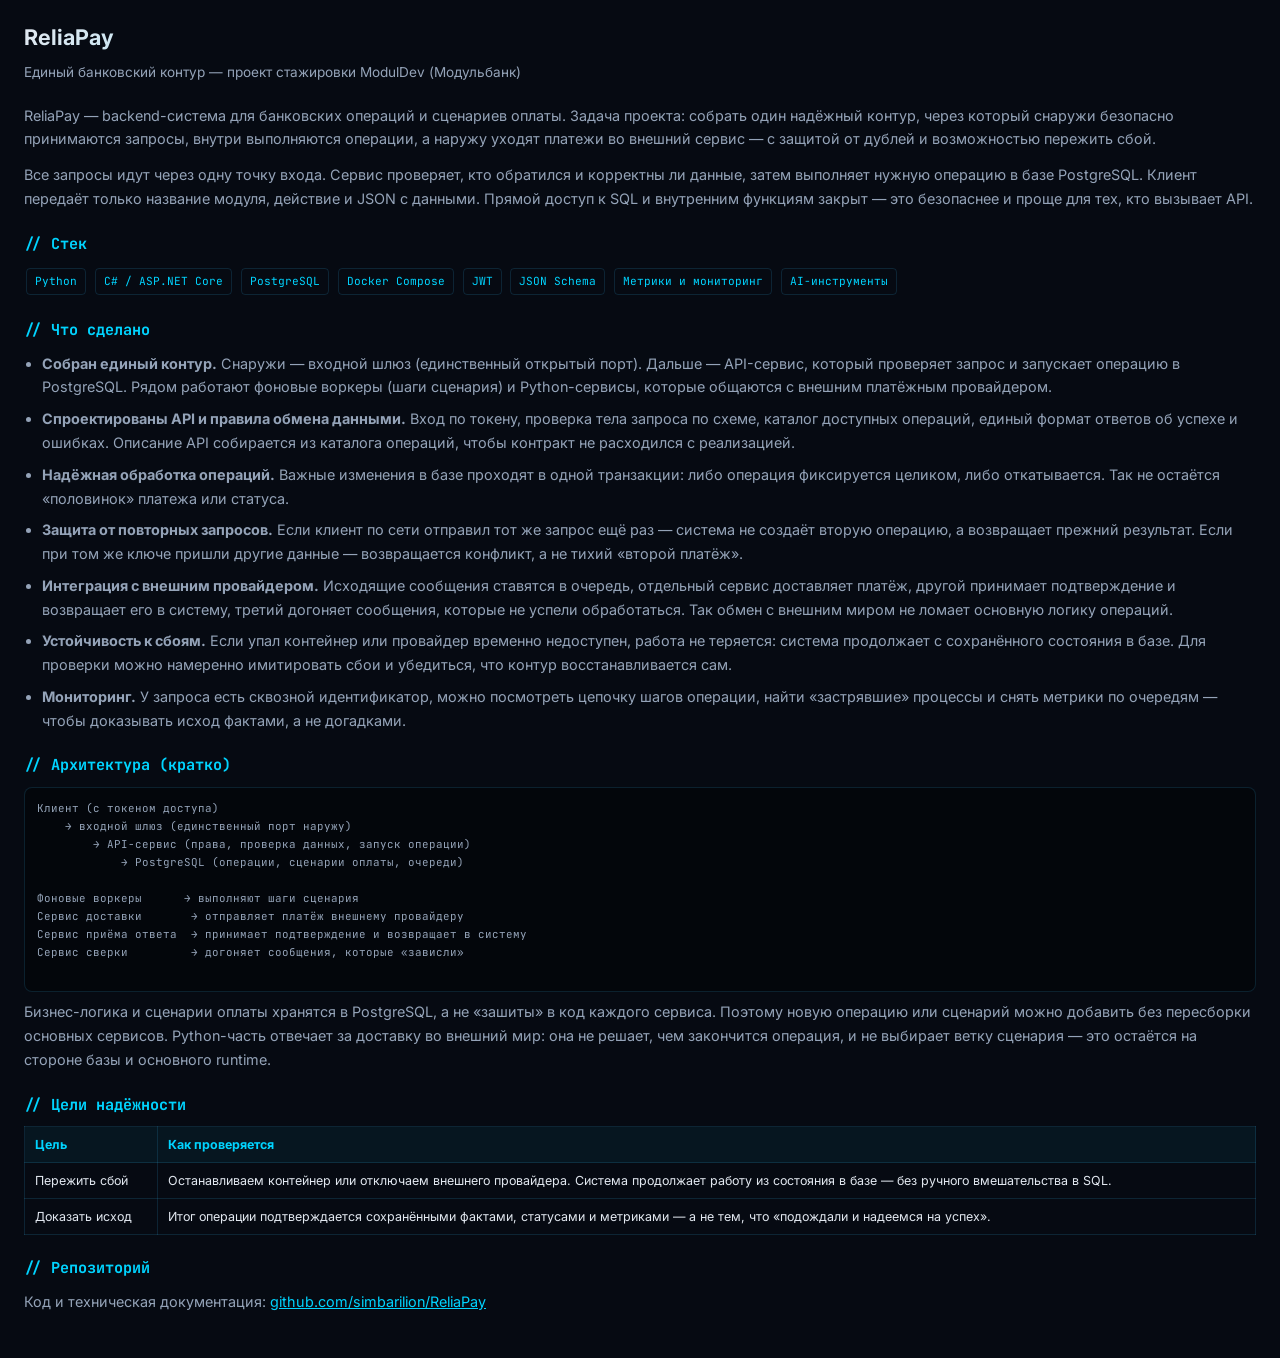
<file: static/projects/reliapay-overview.html>
<!DOCTYPE html>
<html lang="ru">
<head>
    <meta charset="UTF-8">
    <meta name="viewport" content="width=device-width, initial-scale=1.0">
    <title>ReliaPay — обзор</title>
    <meta http-equiv="Cache-Control" content="no-cache">
    <link href="https://fonts.googleapis.com/css2?family=Inter:wght@400;500;600&family=JetBrains+Mono:wght@400;500&display=swap" rel="stylesheet">
    <style>
        :root { --bg: #060a12; --text: #e2e8f0; --muted: #94a3b8; --cyan: #00d4ff; --orange: #ff8c00; --border: rgba(56, 189, 248, 0.15); }
        * { box-sizing: border-box; margin: 0; padding: 0; }
        body { font-family: 'Inter', sans-serif; background: var(--bg); color: var(--text); line-height: 1.65; padding: 1.25rem 1.5rem 2rem; font-size: 0.9rem; }
        h1 { font-size: 1.35rem; margin-bottom: 0.35rem; background: linear-gradient(135deg, var(--text), var(--cyan)); -webkit-background-clip: text; -webkit-text-fill-color: transparent; }
        .subtitle { color: var(--muted); margin-bottom: 1.25rem; font-size: 0.85rem; }
        h2 { font-size: 0.95rem; color: var(--cyan); margin: 1.25rem 0 0.6rem; font-family: 'JetBrains Mono', monospace; }
        p { color: var(--muted); margin-bottom: 0.75rem; }
        ul { padding-left: 1.1rem; color: var(--muted); margin-bottom: 0.75rem; }
        li { margin-bottom: 0.5rem; }
        table { width: 100%; border-collapse: collapse; font-size: 0.78rem; margin: 0.5rem 0 1rem; }
        th, td { border: 1px solid var(--border); padding: 0.45rem 0.6rem; text-align: left; vertical-align: top; }
        th { color: var(--cyan); background: rgba(0, 212, 255, 0.06); }
        .tag { display: inline-block; font-family: 'JetBrains Mono', monospace; font-size: 0.7rem; padding: 0.2rem 0.5rem; margin: 0.15rem; border: 1px solid var(--border); border-radius: 4px; color: var(--cyan); }
        a { color: var(--cyan); }
        pre { font-family: 'JetBrains Mono', monospace; font-size: 0.68rem; background: rgba(0, 0, 0, 0.35); border: 1px solid var(--border); border-radius: 8px; padding: 0.75rem; color: var(--muted); margin: 0.5rem 0; overflow-x: auto; }
    </style>
</head>
<body>
    <h1>ReliaPay</h1>
    <p class="subtitle">Единый банковский контур — проект стажировки ModulDev (Модульбанк)</p>

    <p>
        ReliaPay — backend-система для банковских операций и сценариев оплаты.
        Задача проекта: собрать один надёжный контур, через который снаружи безопасно
        принимаются запросы, внутри выполняются операции, а наружу уходят платежи
        во внешний сервис — с защитой от дублей и возможностью пережить сбой.
    </p>
    <p>
        Все запросы идут через одну точку входа. Сервис проверяет, кто обратился и корректны ли данные,
        затем выполняет нужную операцию в базе PostgreSQL. Клиент передаёт только название модуля,
        действие и JSON с данными. Прямой доступ к SQL и внутренним функциям закрыт —
        это безопаснее и проще для тех, кто вызывает API.
    </p>

    <h2>// Стек</h2>
    <div>
        <span class="tag">Python</span>
        <span class="tag">C# / ASP.NET Core</span>
        <span class="tag">PostgreSQL</span>
        <span class="tag">Docker Compose</span>
        <span class="tag">JWT</span>
        <span class="tag">JSON Schema</span>
        <span class="tag">Метрики и мониторинг</span>
        <span class="tag">AI-инструменты</span>
    </div>

    <h2>// Что сделано</h2>
    <ul>
        <li>
            <strong>Собран единый контур.</strong>
            Снаружи — входной шлюз (единственный открытый порт). Дальше — API-сервис,
            который проверяет запрос и запускает операцию в PostgreSQL.
            Рядом работают фоновые воркеры (шаги сценария) и Python-сервисы,
            которые общаются с внешним платёжным провайдером.
        </li>
        <li>
            <strong>Спроектированы API и правила обмена данными.</strong>
            Вход по токену, проверка тела запроса по схеме, каталог доступных операций,
            единый формат ответов об успехе и ошибках. Описание API собирается из каталога операций,
            чтобы контракт не расходился с реализацией.
        </li>
        <li>
            <strong>Надёжная обработка операций.</strong>
            Важные изменения в базе проходят в одной транзакции: либо операция фиксируется целиком,
            либо откатывается. Так не остаётся «половинок» платежа или статуса.
        </li>
        <li>
            <strong>Защита от повторных запросов.</strong>
            Если клиент по сети отправил тот же запрос ещё раз — система не создаёт вторую операцию,
            а возвращает прежний результат. Если при том же ключе пришли другие данные —
            возвращается конфликт, а не тихий «второй платёж».
        </li>
        <li>
            <strong>Интеграция с внешним провайдером.</strong>
            Исходящие сообщения ставятся в очередь, отдельный сервис доставляет платёж,
            другой принимает подтверждение и возвращает его в систему,
            третий догоняет сообщения, которые не успели обработаться.
            Так обмен с внешним миром не ломает основную логику операций.
        </li>
        <li>
            <strong>Устойчивость к сбоям.</strong>
            Если упал контейнер или провайдер временно недоступен, работа не теряется:
            система продолжает с сохранённого состояния в базе.
            Для проверки можно намеренно имитировать сбои и убедиться, что контур восстанавливается сам.
        </li>
        <li>
            <strong>Мониторинг.</strong>
            У запроса есть сквозной идентификатор, можно посмотреть цепочку шагов операции,
            найти «застрявшие» процессы и снять метрики по очередям — чтобы доказывать исход фактами, а не догадками.
        </li>
    </ul>

    <h2>// Архитектура (кратко)</h2>
    <pre>
Клиент (с токеном доступа)
    → входной шлюз (единственный порт наружу)
        → API-сервис (права, проверка данных, запуск операции)
            → PostgreSQL (операции, сценарии оплаты, очереди)

Фоновые воркеры      → выполняют шаги сценария
Сервис доставки       → отправляет платёж внешнему провайдеру
Сервис приёма ответа  → принимает подтверждение и возвращает в систему
Сервис сверки         → догоняет сообщения, которые «зависли»
    </pre>
    <p>
        Бизнес-логика и сценарии оплаты хранятся в PostgreSQL, а не «зашиты» в код каждого сервиса.
        Поэтому новую операцию или сценарий можно добавить без пересборки основных сервисов.
        Python-часть отвечает за доставку во внешний мир: она не решает, чем закончится операция,
        и не выбирает ветку сценария — это остаётся на стороне базы и основного runtime.
    </p>

    <h2>// Цели надёжности</h2>
    <table>
        <tr><th>Цель</th><th>Как проверяется</th></tr>
        <tr>
            <td>Пережить сбой</td>
            <td>
                Останавливаем контейнер или отключаем внешнего провайдера.
                Система продолжает работу из состояния в базе — без ручного вмешательства в SQL.
            </td>
        </tr>
        <tr>
            <td>Доказать исход</td>
            <td>
                Итог операции подтверждается сохранёнными фактами, статусами и метриками —
                а не тем, что «подождали и надеемся на успех».
            </td>
        </tr>
    </table>

    <h2>// Репозиторий</h2>
    <p>
        Код и техническая документация:
        <a href="https://github.com/simbarilion/ReliaPay" target="_blank" rel="noopener">github.com/simbarilion/ReliaPay</a>
    </p>
</body>
</html>
</file>
